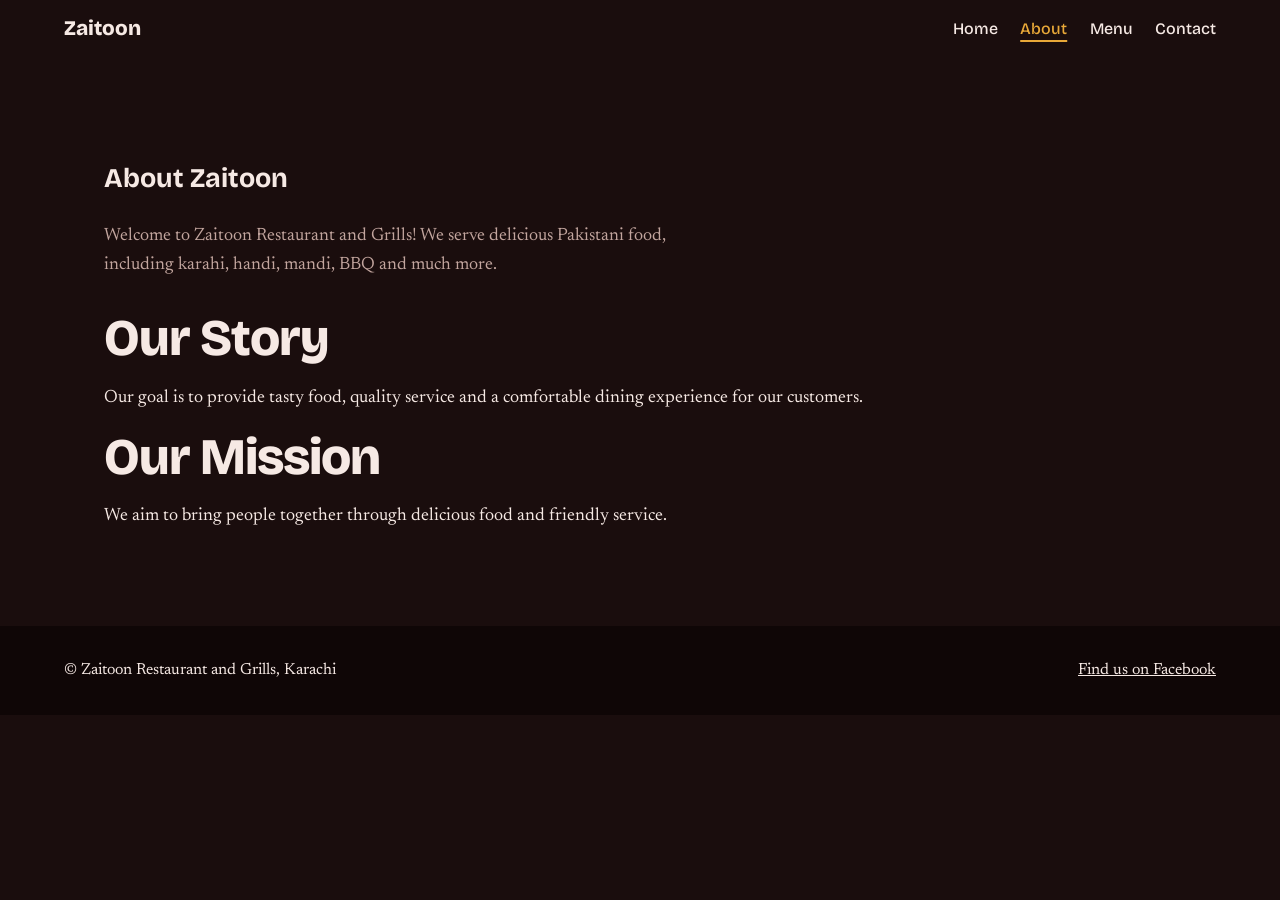
<file: about.html>
<!DOCTYPE html>
<html lang="en">
<head>
<meta charset="utf-8">
<meta name="viewport" content="width=device-width, initial-scale=1, viewport-fit=cover">
<title>About – Zaitoon Restaurant and Grills</title>
<meta name="description" content="Learn about Zaitoon Restaurant and Grills in Karachi.">
<link rel="icon" href="images/favicon.svg" type="image/svg+xml">
<link rel="preconnect" href="https://fonts.googleapis.com">
<link rel="preconnect" href="https://fonts.gstatic.com" crossorigin>
<link href="https://fonts.googleapis.com/css2?family=Bricolage+Grotesque:wght@500;800&family=Newsreader:ital,wght@0,400;0,500;1,400&display=swap" rel="stylesheet">
<link rel="stylesheet" href="style.css">
</head>
<body>
<header>
  <a class="logo" href="index.html">Zaitoon</a>
  <nav aria-label="Pages">
<a href="index.html">Home</a>
<a href="about.html" aria-current="page">About</a>
<a href="menu.html">Menu</a>
<a href="contact.html">Contact</a>
</nav>
</header>

  <main id="top">
  <section id="about">
    <h1>About Zaitoon</h1>

    <p class="lede">
      Welcome to Zaitoon Restaurant and Grills!
      We serve delicious Pakistani food, including
      karahi, handi, mandi, BBQ and much more.
    </p>

    <h2>Our Story</h2>
    <p>
      Our goal is to provide tasty food, quality service
      and a comfortable dining experience for our customers.
    </p>

    <h2>Our Mission</h2>
    <p>
      We aim to bring people together through delicious
      food and friendly service.
    </p>
  </section>
</main>

<footer>
  <div>
    <span>© Zaitoon Restaurant and Grills, Karachi</span>
    <a href="https://www.facebook.com/">Find us on Facebook</a>
  </div>
</footer>
</body>
</html>
</file>
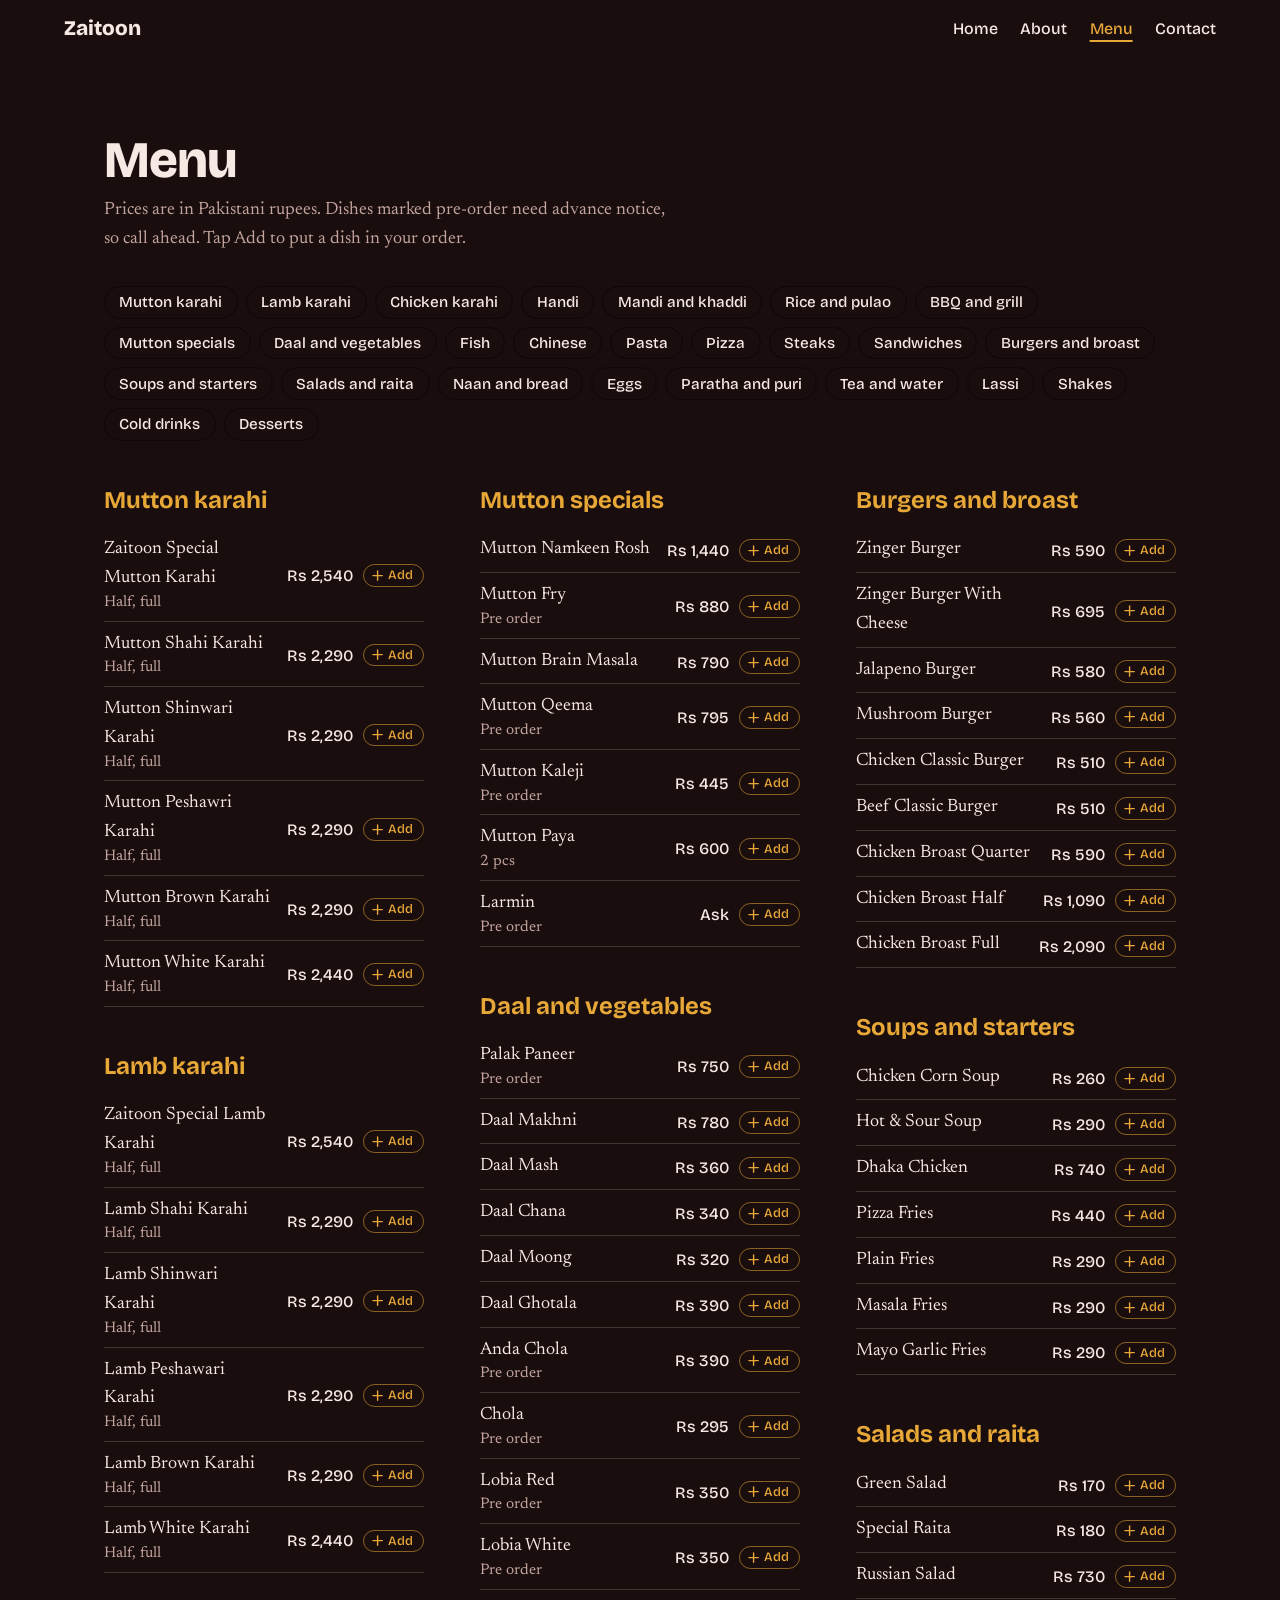
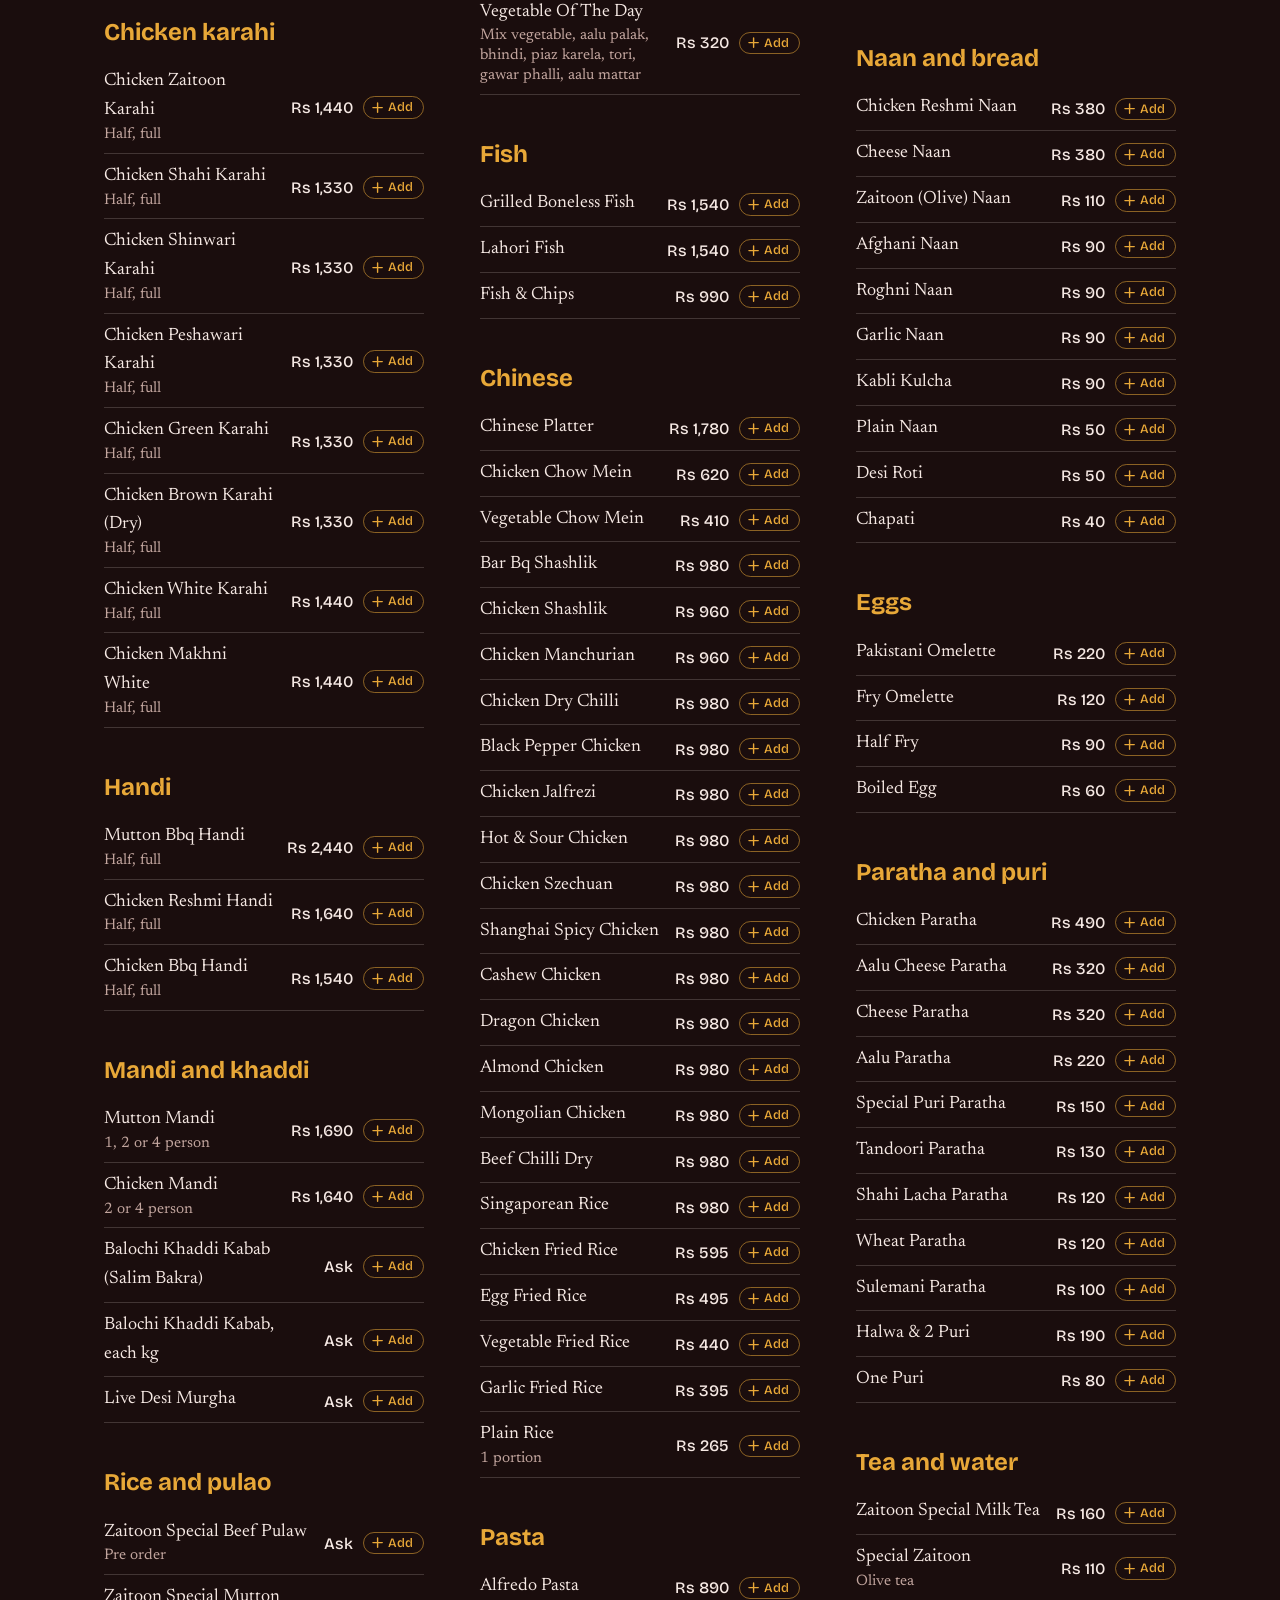
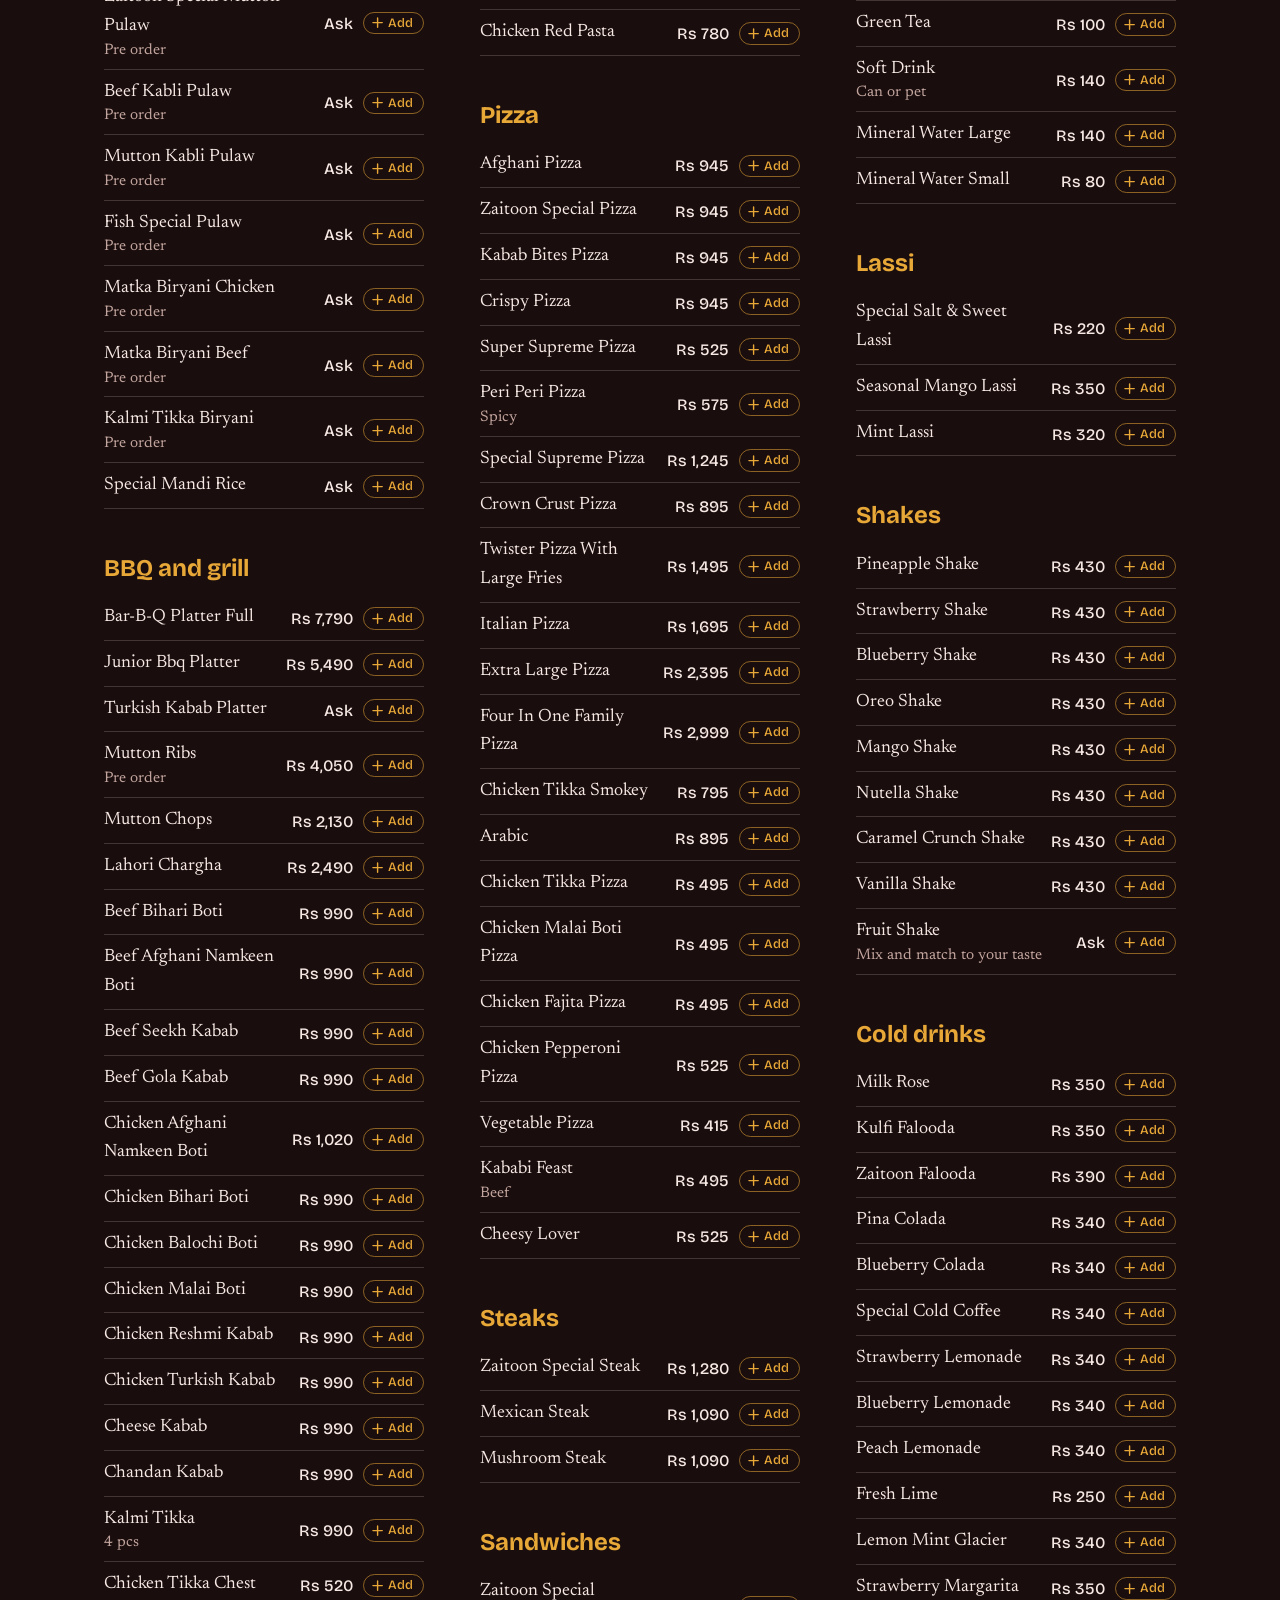
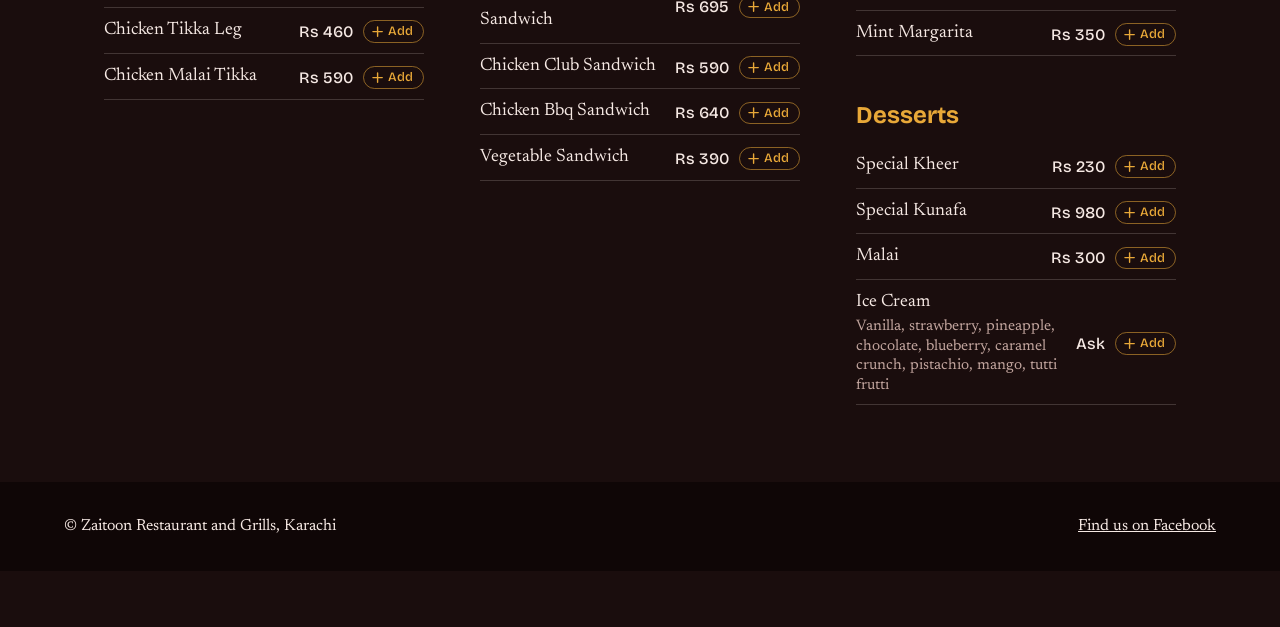
<file: menu.html>
<!DOCTYPE html>
<html lang="en">
<head>
<meta charset="utf-8">
<meta name="viewport" content="width=device-width, initial-scale=1, viewport-fit=cover">
<title>Menu – Zaitoon Restaurant and Grills</title>
<meta name="description" content="Full menu and prices: karahi, handi, mandi, BBQ, Chinese, pizza, burgers, desserts and more. Order online through WhatsApp.">
<link rel="icon" href="images/favicon.svg" type="image/svg+xml">
<link rel="preconnect" href="https://fonts.googleapis.com">
<link rel="preconnect" href="https://fonts.gstatic.com" crossorigin>
<link href="https://fonts.googleapis.com/css2?family=Bricolage+Grotesque:wght@500;800&family=Newsreader:ital,wght@0,400;0,500;1,400&display=swap" rel="stylesheet">
<link rel="stylesheet" href="style.css">
</head>
<body>
<header>
  <a class="logo" href="index.html">Zaitoon</a>
  <nav aria-label="Pages"><a href="index.html">Home</a><a href="about.html">About</a><a href="menu.html" aria-current="page">Menu</a><a href="contact.html">Contact</a></nav>
</header>

<main id="top">
  <section id="menu">
    <h2>Menu</h2>
    <p class="lede">Prices are in Pakistani rupees. Dishes marked pre-order need advance notice, so call ahead. Tap Add to put a dish in your order.</p>
    <nav class="chips" id="chips" aria-label="Menu sections"></nav>
    <div class="mgrid" id="cats"></div>
  </section>
</main>

<footer>
  <div>
    <span>© Zaitoon Restaurant and Grills, Karachi</span>
    <a href="https://www.facebook.com/">Find us on Facebook</a>
  </div>
</footer>
<script src="cart.js"></script>
<script src="menu-data.js"></script>
<script src="menu.js"></script>
</body>
</html>
</file>
<file: style.css>
:root{--bg:#1A0D0D;--surface:#2A1414;--ink:#F6E9E4;--muted:#C2A59E;--olive:#0F0606;--ember:#E8A838;--on-olive:#F6E9E4;--on-ember:#1A0D0D;box-sizing:border-box;padding-top:env(safe-area-inset-top,0px);padding-bottom:env(safe-area-inset-bottom,0px);color-scheme:dark}
*{box-sizing:border-box}
html{scroll-padding-top:env(safe-area-inset-top,0px);scroll-behavior:smooth}
body{margin:0;background:var(--bg);color:var(--ink);font:400 1.125rem/1.6 Newsreader,Georgia,serif}
h1,h2,h3,.btn,nav a{font-family:"Bricolage Grotesque",Arial,sans-serif}
a{color:inherit}
:focus-visible{outline:3px solid var(--ember);outline-offset:3px}
header{display:flex;justify-content:space-between;align-items:center;gap:1rem;padding:1rem clamp(1rem,5vw,4rem);flex-wrap:wrap}
.logo{font:800 1.3rem "Bricolage Grotesque",Arial,sans-serif;text-decoration:none}
nav{display:flex;gap:1.4rem}
nav a{text-decoration:none;font-weight:500;font-size:1rem}
nav a:hover{color:var(--ember)}
.hero{padding:clamp(2rem,7vw,6rem) clamp(1rem,5vw,4rem) clamp(2rem,6vw,5rem);max-width:1200px;margin:auto}
.hero h1{font-weight:800;font-size:clamp(2.8rem,9vw,7rem);line-height:.95;letter-spacing:-.03em;margin:0 0 1.5rem;max-width:12ch}
.hero h1 em{font-style:normal;color:var(--ember)}
.hero p{max-width:34rem;font-size:1.3rem;margin:0 0 2rem;color:var(--muted)}
.cta{display:flex;gap:.8rem;flex-wrap:wrap}
.btn{display:inline-block;padding:.9rem 1.5rem;border-radius:999px;font-weight:800;text-decoration:none;font-size:1rem;border:2px solid var(--ink)}
.btn.main{background:var(--ember);border-color:var(--ember);color:var(--on-ember,#fff)}
.btn:hover{transform:translateY(-2px)}
.facts{background:var(--olive);color:var(--on-olive);padding:1.4rem clamp(1rem,5vw,4rem)}
.facts ul{list-style:none;margin:auto;padding:0;max-width:1200px;display:grid;grid-template-columns:repeat(auto-fit,minmax(170px,1fr));gap:1rem}
.facts b{display:block;font:800 1.5rem "Bricolage Grotesque",Arial,sans-serif}
section{padding:clamp(2.5rem,6vw,5rem) clamp(1rem,5vw,4rem);max-width:1200px;margin:auto}
h2{font-weight:800;font-size:clamp(2rem,5vw,3.2rem);letter-spacing:-.02em;margin:0 0 .5rem;line-height:1.05}
.lede{color:var(--muted);max-width:36rem;margin:0 0 2rem}
.menu{display:grid;grid-template-columns:repeat(auto-fit,minmax(260px,1fr));gap:2rem 3rem}
.menu h3{margin:0 0 .6rem;font-size:1.3rem;color:var(--ember)}
.menu ul{list-style:none;margin:0;padding:0}
.menu li{padding:.55rem 0;border-bottom:1px solid color-mix(in srgb,var(--ink) 18%,transparent)}
.menu small{display:block;color:var(--muted);font-size:1rem}
.star{background:var(--surface);padding:clamp(1.5rem,4vw,3rem);border-radius:24px;margin-bottom:3rem}
.star h3{font:800 clamp(1.8rem,4vw,2.8rem)/1.05 "Bricolage Grotesque",Arial,sans-serif;margin:0 0 .5rem}
.star p{margin:0;max-width:32rem;color:var(--muted)}
.visit{display:grid;grid-template-columns:repeat(auto-fit,minmax(280px,1fr));gap:2rem}
.visit h3{margin:0 0 .3rem;font-size:1.2rem}
.visit p{margin:0 0 1.2rem}
footer{background:var(--olive);color:var(--on-olive);padding:2rem clamp(1rem,5vw,4rem) calc(2rem + env(safe-area-inset-bottom,0px));font-size:1rem}
footer div{max-width:1200px;margin:auto;display:flex;justify-content:space-between;gap:1rem;flex-wrap:wrap}
footer{margin-bottom:3.5rem}
[hidden]{display:none!important}
.cat .p{display:flex;align-items:center;gap:.6rem}
.add{display:inline-flex;align-items:center;gap:.3rem;padding:.25rem .65rem .25rem .5rem;border-radius:999px;border:1px solid color-mix(in srgb,var(--ember) 55%,transparent);background:transparent;color:var(--ember);font:500 .8rem/1 "Bricolage Grotesque",Arial,sans-serif;cursor:pointer}
.add svg{width:.7rem;height:.7rem}
.add:hover{background:var(--ember);color:var(--on-ember)}
.add:active{transform:scale(.94)}
#cartbar{position:fixed;left:50%;transform:translateX(-50%);bottom:calc(1rem + env(safe-area-inset-bottom,0px));z-index:20;cursor:pointer;font-family:"Bricolage Grotesque",Arial,sans-serif;box-shadow:0 6px 24px rgba(0,0,0,.5);white-space:nowrap}
dialog{width:min(92vw,520px);max-height:90vh;border:0;border-radius:20px;padding:0;background:var(--surface);color:var(--ink)}
dialog::backdrop{background:rgba(0,0,0,.65)}
.cin{padding:1.2rem 1.4rem 1.6rem}
.chead{display:flex;justify-content:space-between;align-items:center}
.chead h3{margin:0;font-size:1.6rem}
.x{background:none;border:0;color:var(--ink);font-size:2rem;line-height:1;cursor:pointer}
#clines{list-style:none;margin:.8rem 0;padding:0}
#clines li{display:grid;grid-template-columns:1fr auto auto;gap:.8rem;align-items:center;padding:.6rem 0;border-bottom:1px solid color-mix(in srgb,var(--ink) 20%,transparent)}
#clines small{display:block;color:var(--muted);font-size:.9rem}
.q{display:flex;align-items:center;gap:.5rem}
.q button{display:flex;align-items:center;justify-content:center;width:1.8rem;height:1.8rem;border-radius:50%;border:1.5px solid var(--ink);background:none;color:var(--ink);font-size:1.1rem;line-height:1;cursor:pointer;padding:0}
.tot{display:flex;justify-content:space-between;font:800 1.3rem "Bricolage Grotesque",Arial,sans-serif;margin:.5rem 0}
.hint{color:var(--muted);font-size:.95rem;margin:.4rem 0 1rem}
dialog label{display:block;font:500 .95rem "Bricolage Grotesque",Arial,sans-serif;margin:0 0 .8rem}
dialog input,dialog select,dialog textarea{display:block;width:100%;margin-top:.3rem;padding:.6rem .7rem;border-radius:10px;border:1.5px solid color-mix(in srgb,var(--ink) 40%,transparent);background:var(--bg);color:var(--ink);font:400 1rem Newsreader,Georgia,serif}
.err{color:#FF8A75;margin:0 0 .6rem;min-height:1.2em}
#osend{width:100%;text-align:center;cursor:pointer}
header nav a[aria-current="page"]{color:var(--ember);text-decoration:underline;text-underline-offset:6px;text-decoration-thickness:2px}
.fav{display:grid;grid-template-columns:repeat(auto-fit,minmax(240px,1fr));gap:1.2rem}
.fav a{display:block;text-decoration:none;background:var(--surface);padding:1.4rem;border-radius:20px}
.fav a:hover{outline:1.5px solid var(--ember)}
.fav h3{margin:0 0 .4rem;font-size:1.3rem;color:var(--ember)}
.fav p{margin:0;color:var(--muted)}
@media (prefers-reduced-motion:reduce){*{transition:none!important;scroll-behavior:auto!important}}

.chips{display:flex;flex-wrap:wrap;gap:.5rem;margin:0 0 2.5rem}
.chips a{font:500 .95rem "Bricolage Grotesque",Arial,sans-serif;padding:.4rem .9rem;border-radius:999px;border:1.5px solid var(--olive);text-decoration:none}
.chips a:hover{background:var(--olive);color:var(--on-olive)}
.mgrid{columns:320px;column-gap:3.5rem}
.cat{break-inside:avoid;margin:0 0 2.5rem}
.cat h3{margin:0 0 .5rem;font-size:1.5rem;color:var(--ember)}
.cat ul{list-style:none;margin:0;padding:0}
.cat li{display:flex;justify-content:space-between;gap:1rem;padding:.5rem 0;border-bottom:1px solid color-mix(in srgb,var(--ink) 18%,transparent)}
.cat .n small{display:block;color:var(--muted);font-size:.95rem;line-height:1.3}
.cat .p{white-space:nowrap;font:500 1rem "Bricolage Grotesque",Arial,sans-serif;padding-top:.15rem}
.cat .top{font-size:.9rem;color:var(--ember);margin:0 0 .5rem}
.aboutcard{background:var(--surface);padding:1.4rem;border-radius:20px}
.aboutcard h3{margin:0 0 .4rem;font-size:1.3rem;color:var(--ember)}
.aboutcard p{margin:0;color:var(--muted)}
</file>
